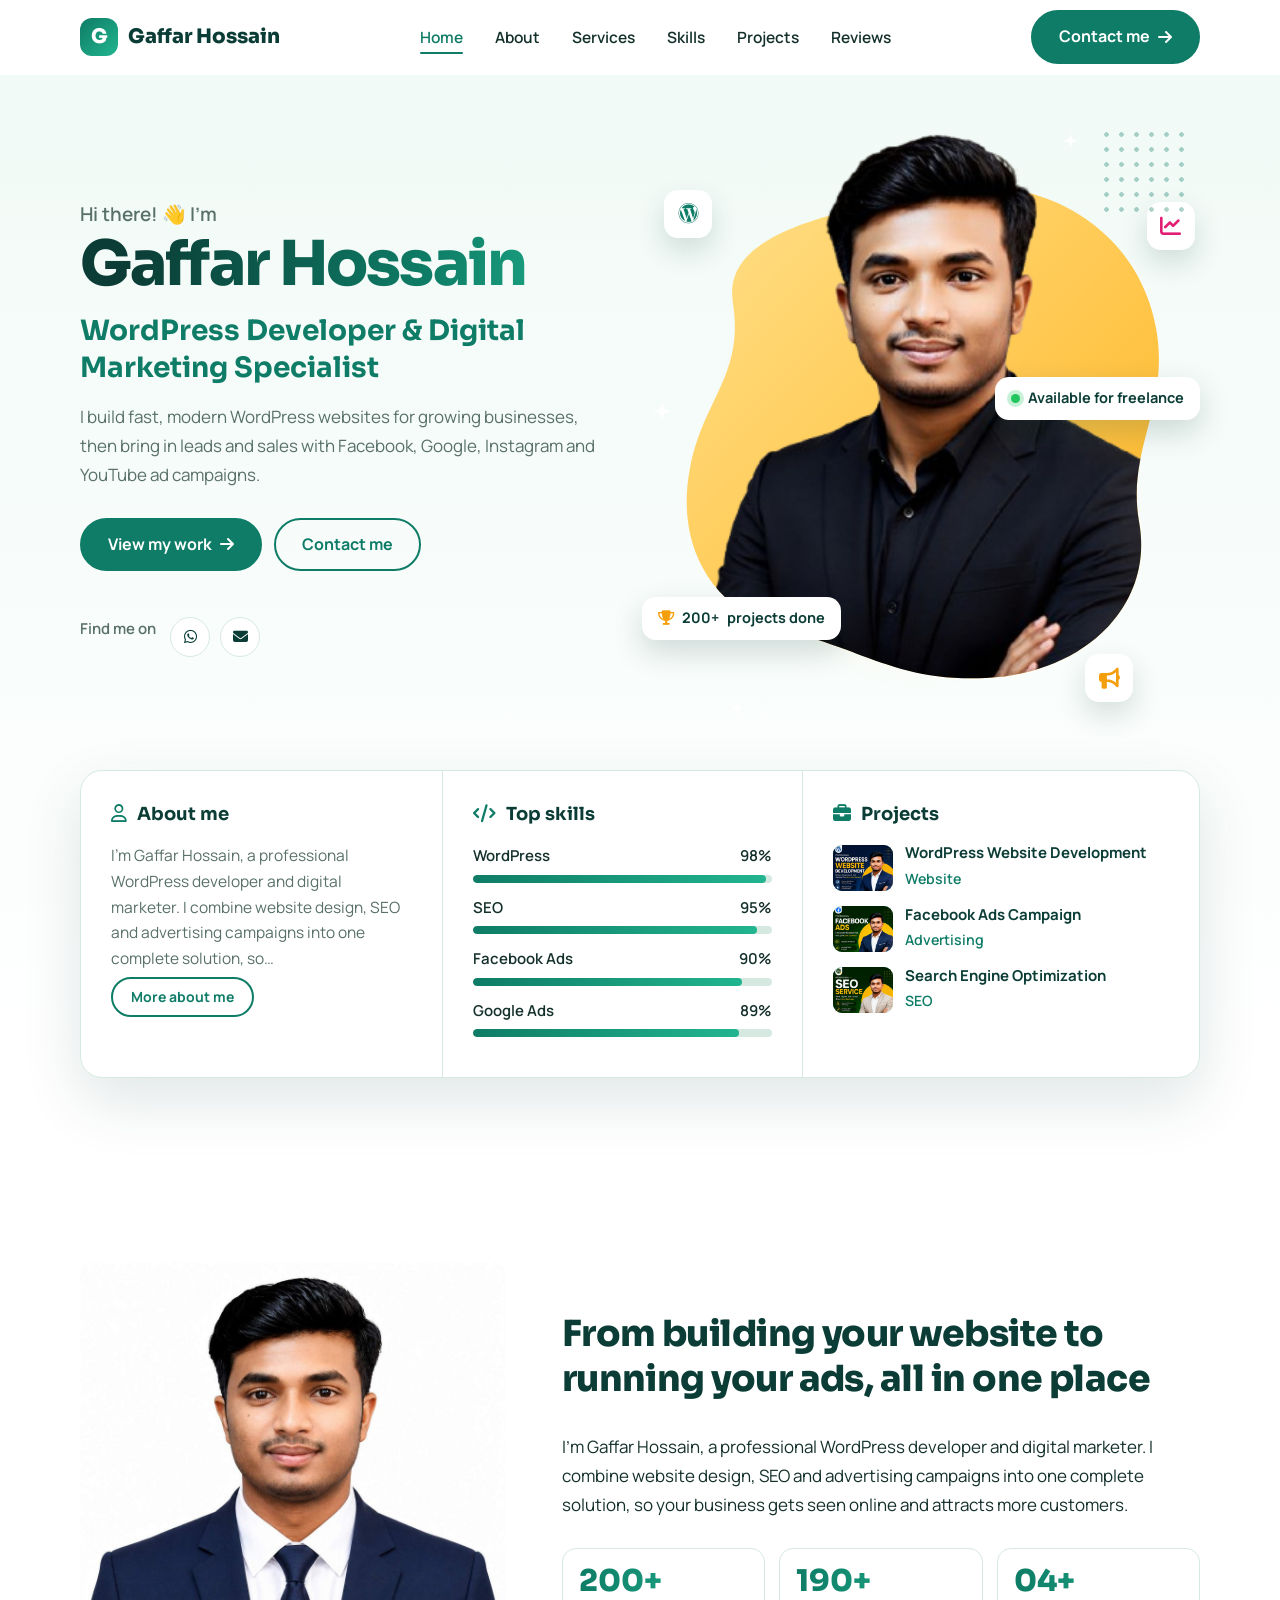
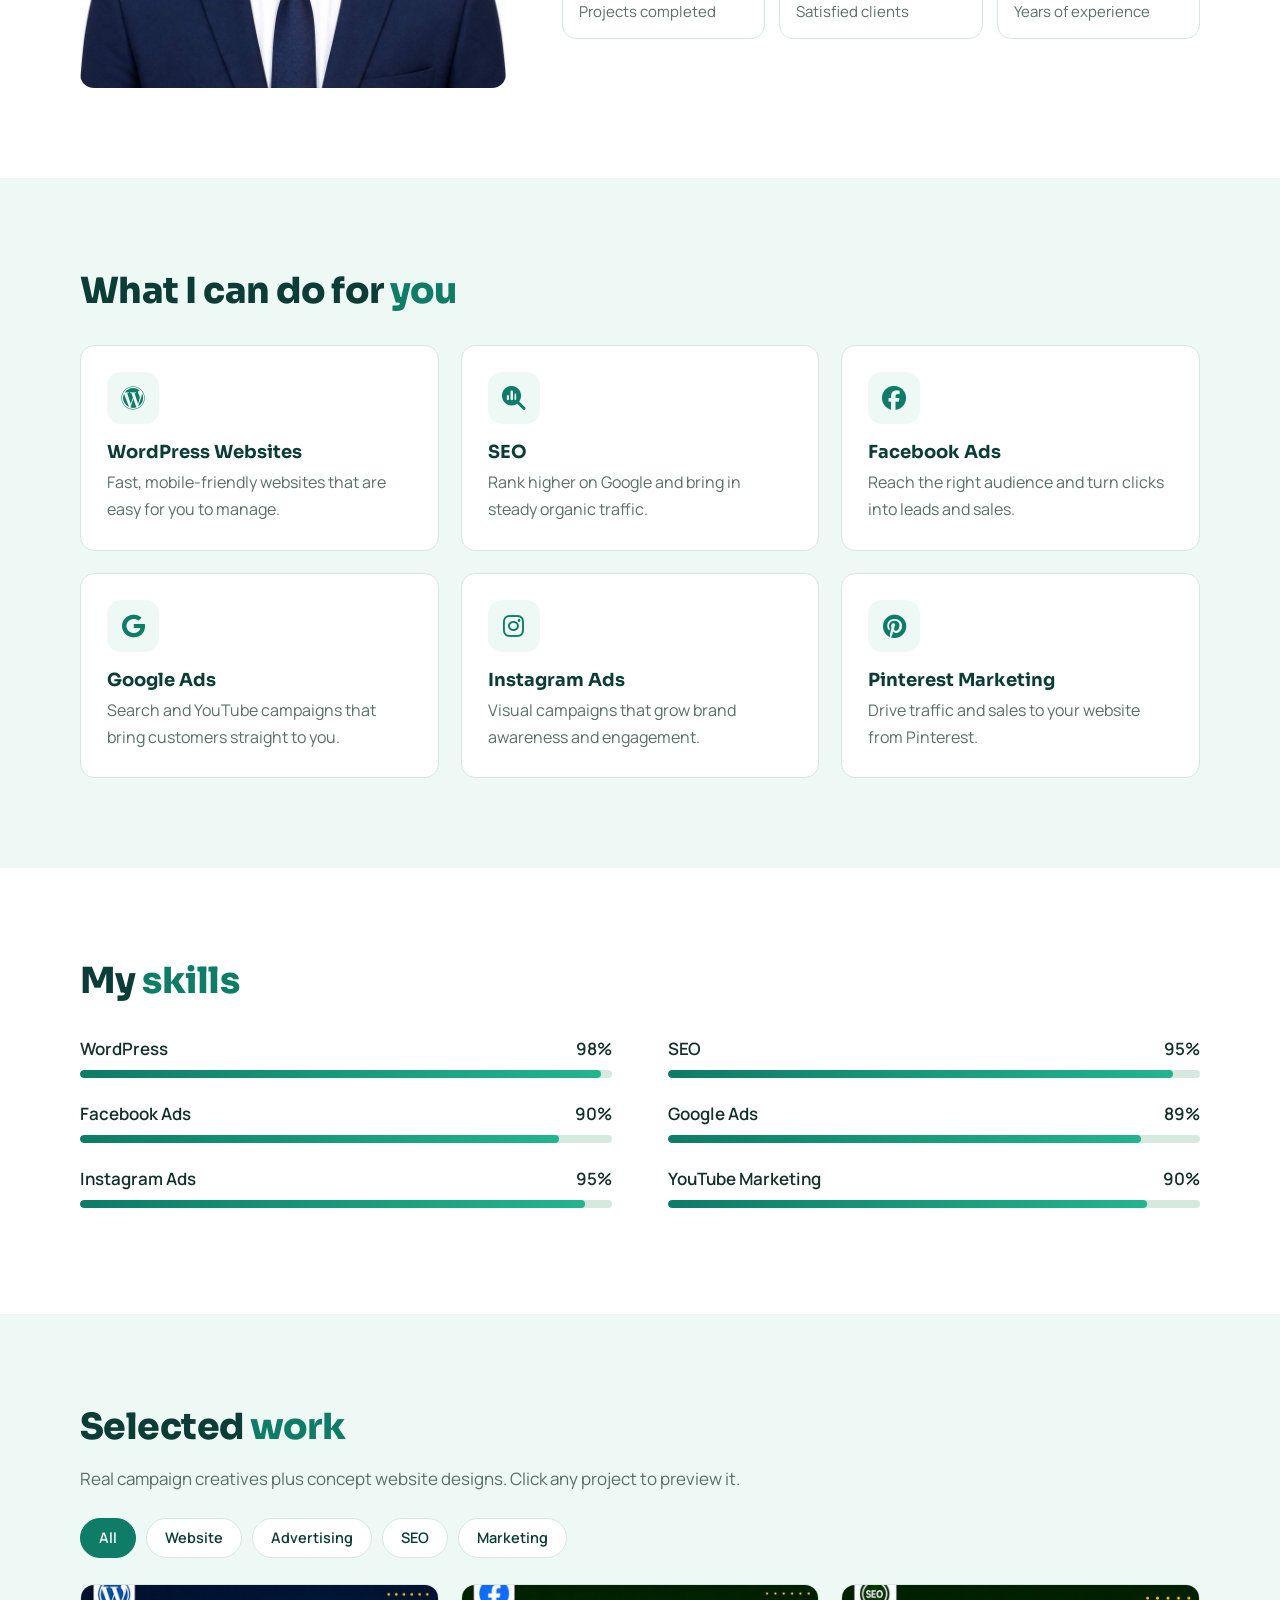
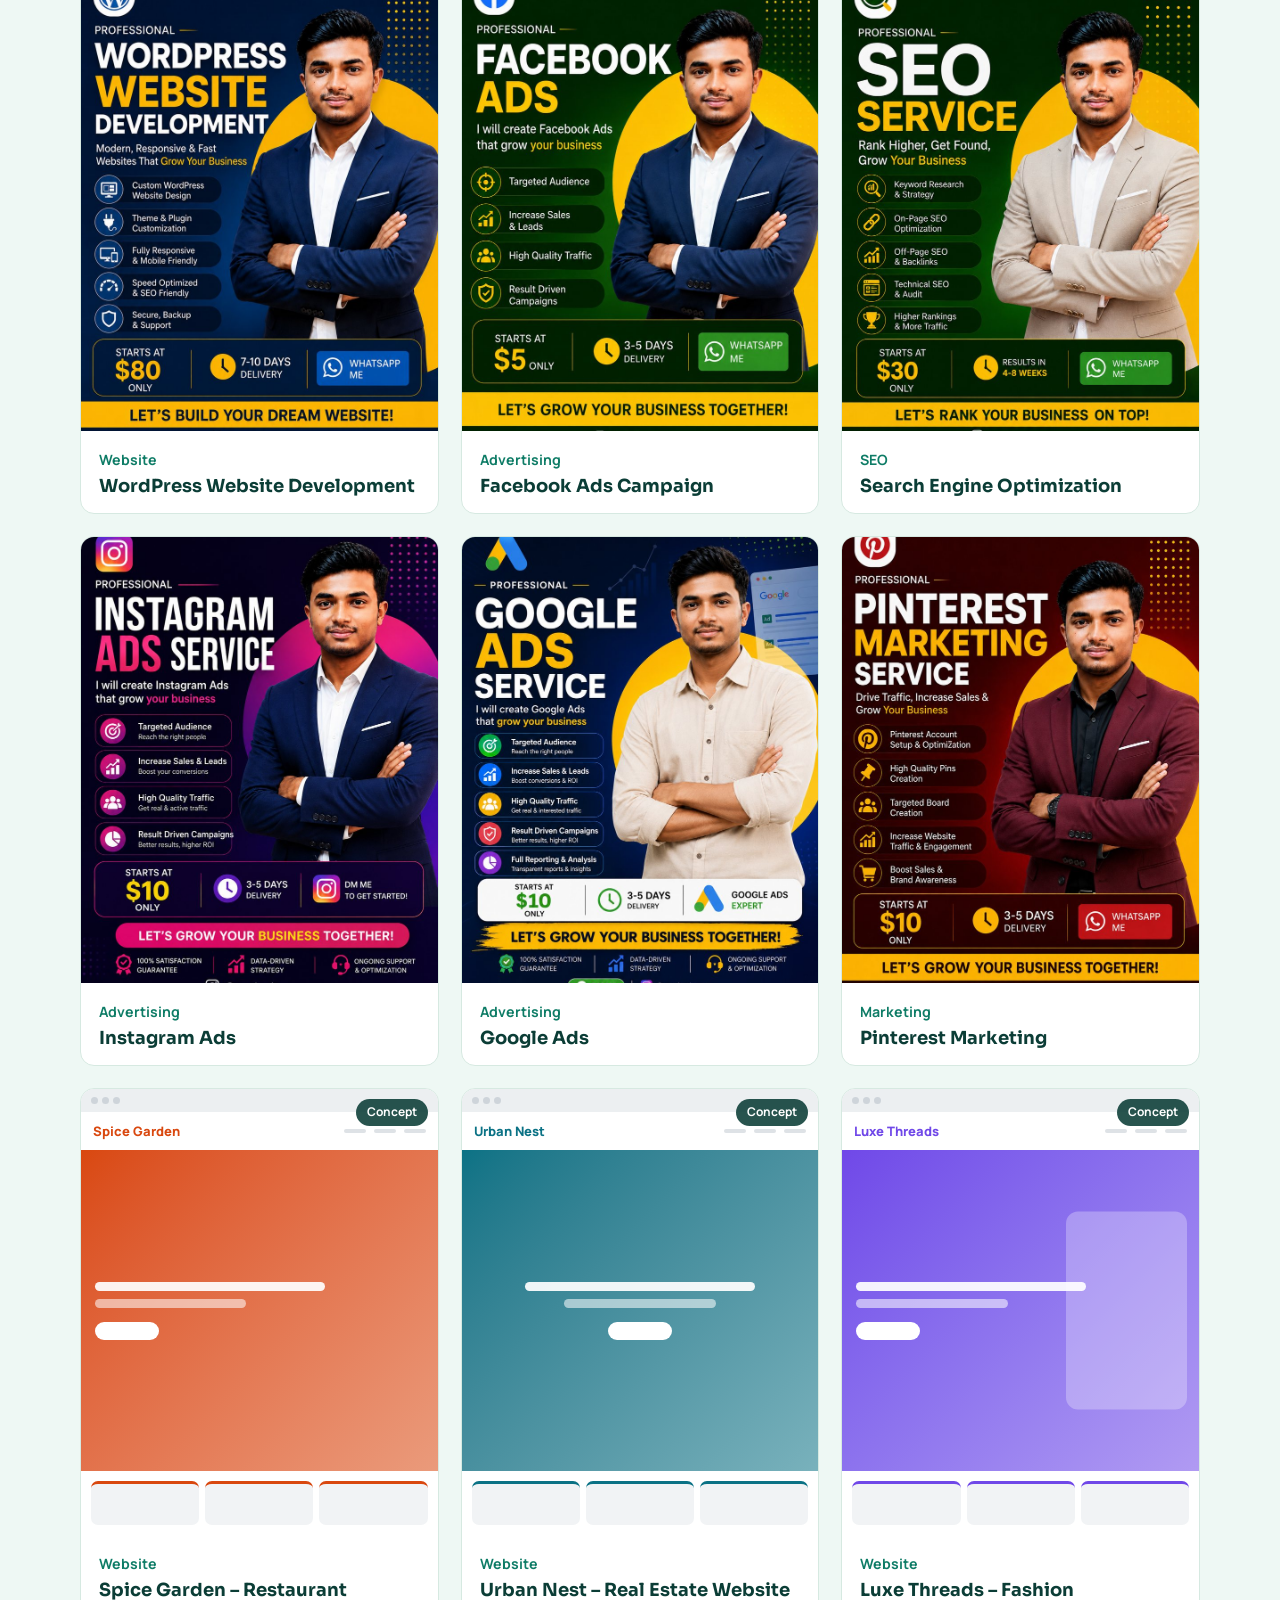
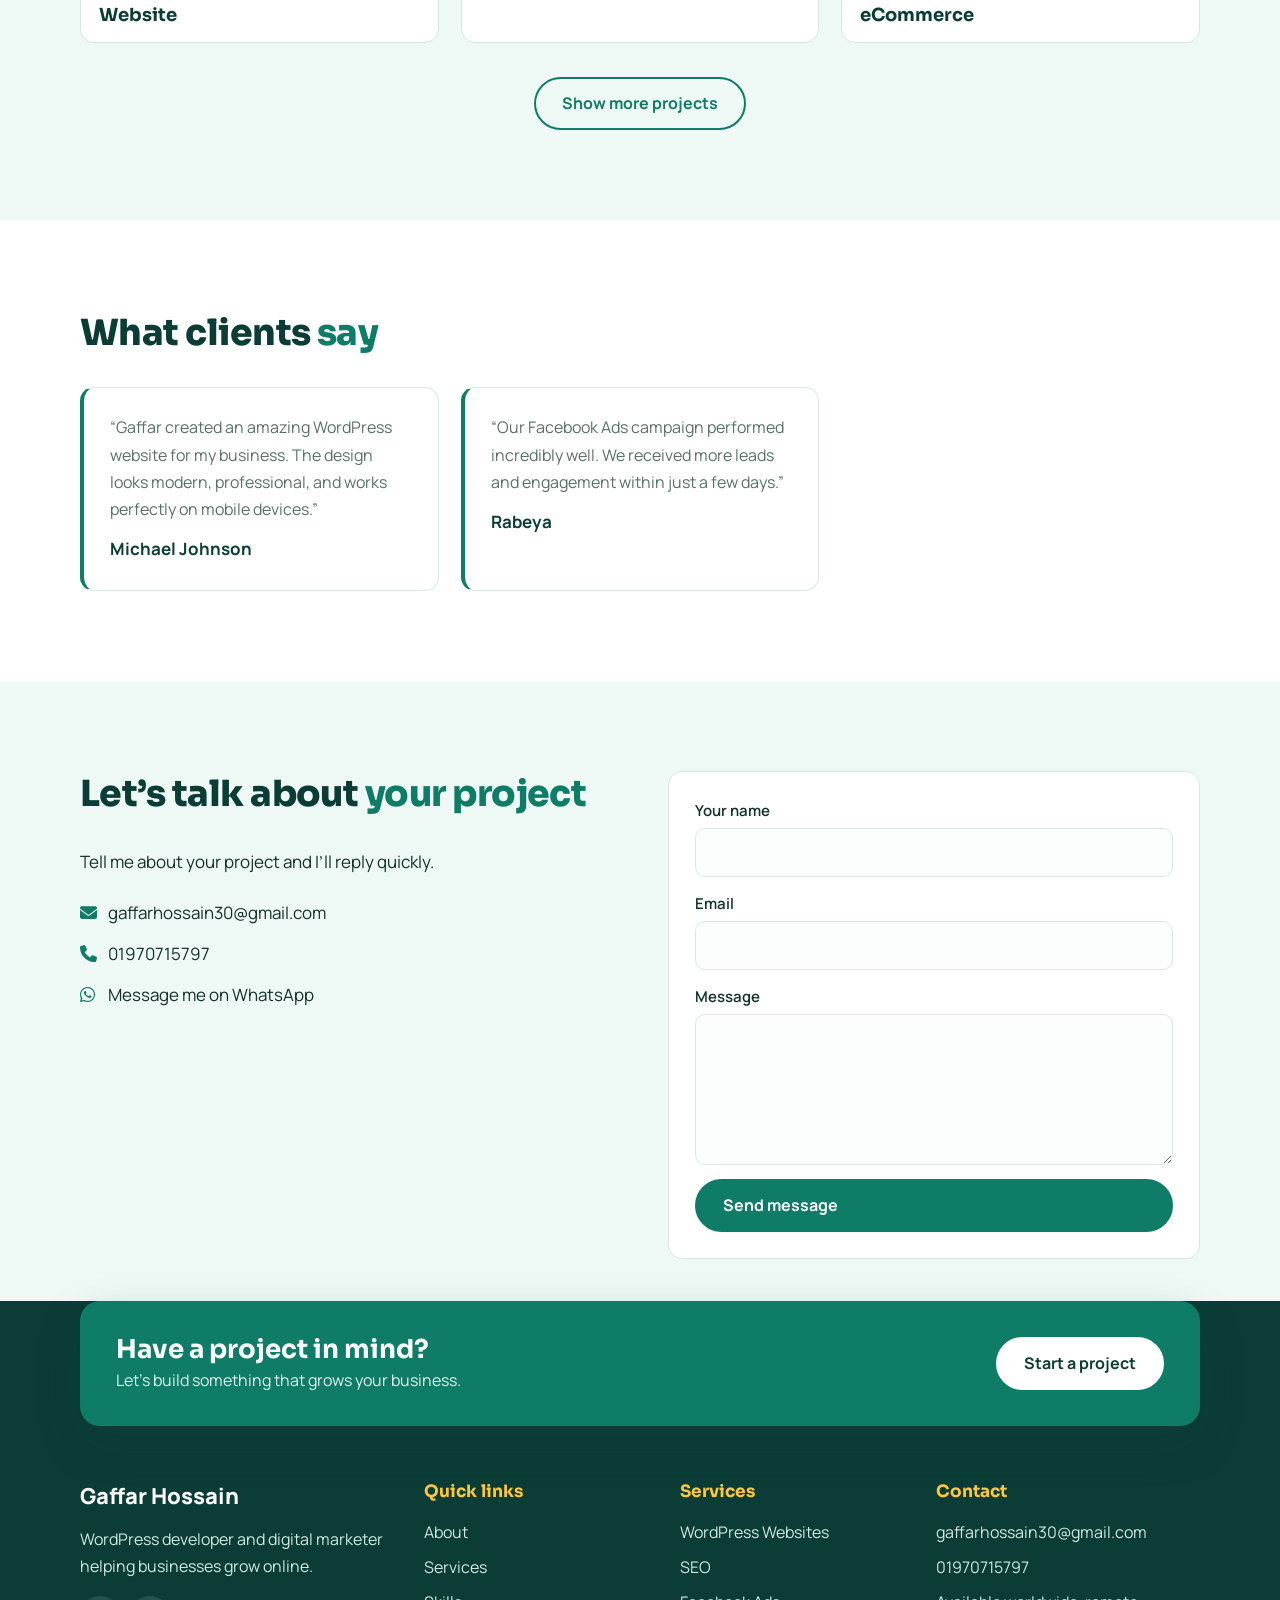
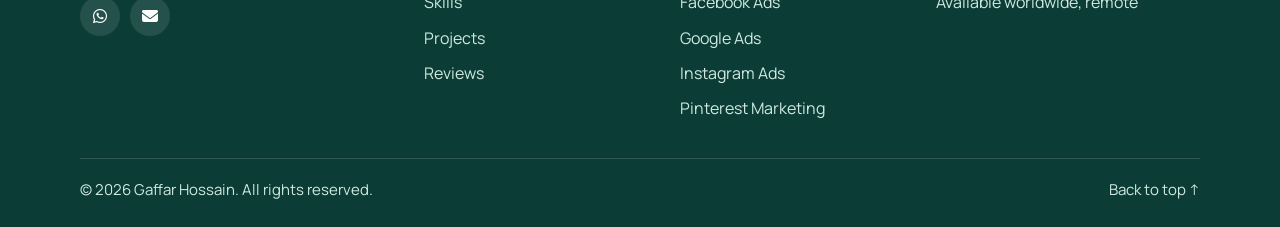
<file: index.html>
<!DOCTYPE html>
<html lang="en"><head><meta charset="UTF-8"><meta name="viewport" content="width=device-width,initial-scale=1">
<title>Gaffar Hossain | WordPress Developer & Digital Marketer</title>
<meta name="description" content="WordPress website development, SEO and digital marketing services by Gaffar Hossain">
<link rel="icon" href="assets/favicon.png">
<link href="https://fonts.googleapis.com/css2?family=Manrope:wght@400;500;600;700&family=Sora:wght@600;700;800&display=swap" rel="stylesheet">
<link rel="stylesheet" href="https://cdnjs.cloudflare.com/ajax/libs/font-awesome/6.5.1/css/all.min.css">
<link rel="stylesheet" href="style.css">
<script>document.documentElement.className='js'</script>
<script src="https://identity.netlify.com/v1/netlify-identity-widget.js"></script>
</head><body>
<header id="hd"><div class="w nav">
<a href="#home" class="brand"><span class="mark">G</span><span id="logo">Gaffar Hossain</span></a>
<nav id="nav" aria-label="Main"><ul>
<li><a href="#home" class="on">Home</a></li><li><a href="#about">About</a></li><li><a href="#services">Services</a></li><li><a href="#skills">Skills</a></li><li><a href="#projects">Projects</a></li><li><a href="#reviews">Reviews</a></li></ul></nav>
<a class="btn hcta" href="#contact">Contact me <i class="fa-solid fa-arrow-right"></i></a>
<button class="burger" id="burger" aria-label="Open menu" aria-expanded="false"><span></span><span></span><span></span></button>
</div></header>
<main>
<section class="hero" id="home"><div class="w hero-g">
<div class="hero-t"><p class="hi">Hi there! <span class="wave">👋</span> I’m</p><h1 id="name"></h1><h2 id="role"></h2><p class="lead" id="intro"></p>
<div class="cta"><a class="btn" href="#projects">View my work <i class="fa-solid fa-arrow-right"></i></a><a class="btn o" href="#contact">Contact me</a></div>
<div class="find"><span>Find me on</span><div class="soc lt" id="heroSoc"></div></div></div>
<div class="hero-v"><span class="glow"></span>
<svg class="art" viewBox="0 0 500 560" role="img" aria-label="Gaffar Hossain"><defs><linearGradient id="gb" x1="0" y1="0" x2="1" y2="1"><stop offset="0" stop-color="#ffe08a"/><stop offset="1" stop-color="#ffb41f"/></linearGradient><clipPath id="cp"><path d="M262 62C360 40 452 96 468 190C480 262 440 300 452 368C466 446 400 508 310 512C232 516 196 486 130 470C58 452 22 392 36 318C48 254 86 232 76 166C66 104 150 84 262 62Z"/><rect x="0" y="0" width="500" height="175"/></clipPath></defs>
<g class="fl"><path d="M262 62C360 40 452 96 468 190C480 262 440 300 452 368C466 446 400 508 310 512C232 516 196 486 130 470C58 452 22 392 36 318C48 254 86 232 76 166C66 104 150 84 262 62Z" fill="url(#gb)"/><image id="heroImg" x="18" y="8" width="464" height="552" preserveAspectRatio="xMidYMax meet" clip-path="url(#cp)"/></g></svg>
<span class="chip c1"><i class="dot"></i>Available for freelance</span><span class="chip c2"><i class="fa-solid fa-trophy"></i><b id="chipNum"></b> projects done</span>
<span class="fi f1"><i class="fa-brands fa-wordpress"></i></span><span class="fi f2"><i class="fa-solid fa-chart-line"></i></span><span class="fi f3"><i class="fa-solid fa-bullhorn"></i></span>
<span class="sp s1"></span><span class="sp s2"></span><span class="sp s3"></span><span class="dots"></span></div></div>
<div class="w"><div class="glance">
<div><h4><i class="fa-regular fa-user"></i>About me</h4><p id="hAbout"></p><a class="btn o sm" href="#about">More about me</a></div>
<div><h4><i class="fa-solid fa-code"></i>Top skills</h4><div id="hSkills"></div></div>
<div><h4><i class="fa-solid fa-briefcase"></i>Projects</h4><div id="hProjects"></div></div></div></div></section>

<section id="about"><div class="w about"><img class="reveal" id="aboutImg" alt="Gaffar Hossain, WordPress developer">
<div><h3 class="t" id="aboutTitle"></h3><p id="aboutText"></p><div class="stats" id="stats"></div></div></div></section>

<section class="alt" id="services"><div class="w"><h3 class="t reveal">What I can do for <em>you</em></h3><div class="grid" id="serviceList"></div></div></section>

<section id="skills"><div class="w"><h3 class="t reveal">My <em>skills</em></h3><div class="skills" id="skillList"></div></div></section>

<section class="alt" id="projects"><div class="w"><h3 class="t reveal">Selected <em>work</em></h3><p class="sub">Real campaign creatives plus concept website designs. Click any project to preview it.</p><div class="filters" id="filters"></div><div class="grid pg" id="projectList"></div><button class="btn o more" id="more" hidden>Show more projects</button></div></section>

<section id="reviews"><div class="w"><h3 class="t reveal">What clients <em>say</em></h3><div class="grid" id="reviewList"></div></div></section>

<section class="alt" id="contact"><div class="w contact">
<div><h3 class="t reveal">Let’s talk about <em>your project</em></h3><p>Tell me about your project and I’ll reply quickly.</p>
<ul class="info"><li><i class="fa-solid fa-envelope"></i><a id="mail"></a></li><li><i class="fa-solid fa-phone"></i><a id="tel"></a></li><li><i class="fa-brands fa-whatsapp"></i><a id="wa" target="_blank" rel="noopener">Message me on WhatsApp</a></li></ul></div>
<form class="reveal" name="contact" method="POST" data-netlify="true" netlify-honeypot="bot">
<input type="hidden" name="form-name" value="contact"><p hidden><label>Leave this empty <input name="bot"></label></p>
<label>Your name<input name="name" required></label>
<label>Email<input type="email" name="email" required></label>
<label>Message<textarea name="message" rows="5" required></textarea></label>
<button class="btn" type="submit">Send message</button></form></div></section>
</main>
<dialog id="pm" aria-label="Project preview"><div class="pmh"><div><small id="pmTag"></small><h3 id="pmTitle"></h3></div><button id="pmX" aria-label="Close"><i class="fa-solid fa-xmark"></i></button></div><div class="pmb" id="pmBody"></div><div class="pmf"><p id="pmNote"></p><a class="btn" id="pmCta" href="#contact">Request a similar website</a></div></dialog>
<footer><div class="w">
<div class="fcta"><div><h3>Have a project in mind?</h3><p>Let’s build something that grows your business.</p></div><a class="btn light" href="#contact">Start a project</a></div>
<div class="fcols">
<div><a class="logo" href="#home" id="flogo">Gaffar Hossain</a><p>WordPress developer and digital marketer helping businesses grow online.</p><div class="soc" id="soc"></div></div>
<div><h5>Quick links</h5><ul><li><a href="#about">About</a></li><li><a href="#services">Services</a></li><li><a href="#skills">Skills</a></li><li><a href="#projects">Projects</a></li><li><a href="#reviews">Reviews</a></li></ul></div>
<div><h5>Services</h5><ul id="fServices"></ul></div>
<div><h5>Contact</h5><ul><li><a id="fmail"></a></li><li><a id="ftel"></a></li><li>Available worldwide, remote</li></ul></div>
</div>
<div class="fbar"><span id="foot"></span><a href="#home">Back to top ↑</a></div></div></footer>
<script type="application/json" id="seed">{"name": "Gaffar Hossain", "role": "WordPress Developer & Digital Marketing Specialist", "intro": "I build fast, modern WordPress websites for growing businesses, then bring in leads and sales with Facebook, Google, Instagram and YouTube ad campaigns.", "hero_image": "assets/hero.png", "about_title": "From building your website to running your ads, all in one place", "about_text": "I’m Gaffar Hossain, a professional WordPress developer and digital marketer. I combine website design, SEO and advertising campaigns into one complete solution, so your business gets seen online and attracts more customers.", "about_image": "assets/about.jpg", "stats": [{"number": "200+", "label": "Projects completed"}, {"number": "190+", "label": "Satisfied clients"}, {"number": "04+", "label": "Years of experience"}], "services": [{"icon": "fa-brands fa-wordpress", "title": "WordPress Websites", "text": "Fast, mobile-friendly websites that are easy for you to manage."}, {"icon": "fa-solid fa-magnifying-glass-chart", "title": "SEO", "text": "Rank higher on Google and bring in steady organic traffic."}, {"icon": "fa-brands fa-facebook", "title": "Facebook Ads", "text": "Reach the right audience and turn clicks into leads and sales."}, {"icon": "fa-brands fa-google", "title": "Google Ads", "text": "Search and YouTube campaigns that bring customers straight to you."}, {"icon": "fa-brands fa-instagram", "title": "Instagram Ads", "text": "Visual campaigns that grow brand awareness and engagement."}, {"icon": "fa-brands fa-pinterest", "title": "Pinterest Marketing", "text": "Drive traffic and sales to your website from Pinterest."}], "skills": [{"name": "WordPress", "level": 99}, {"name": "SEO", "level": 95}, {"name": "Facebook Ads", "level": 90}, {"name": "Google Ads", "level": 89}, {"name": "Instagram Ads", "level": 95}, {"name": "YouTube Marketing", "level": 90}], "projects": [{"title": "WordPress Website Development", "tag": "Website", "image": "assets/projects/wordpress.jpg", "demo": false, "color": "", "link": ""}, {"title": "Facebook Ads Campaign", "tag": "Advertising", "image": "assets/projects/facebook.jpg", "demo": false, "color": "", "link": ""}, {"title": "Search Engine Optimization", "tag": "SEO", "image": "assets/projects/seo.jpg", "demo": false, "color": "", "link": ""}, {"title": "Instagram Ads", "tag": "Advertising", "image": "assets/projects/instagram.jpg", "demo": false, "color": "", "link": ""}, {"title": "Google Ads", "tag": "Advertising", "image": "assets/projects/google.jpg", "demo": false, "color": "", "link": ""}, {"title": "Pinterest Marketing", "tag": "Marketing", "image": "assets/projects/pinterest.jpg", "demo": false, "color": "", "link": ""}, {"title": "Spice Garden – Restaurant Website", "tag": "Website", "image": "", "demo": true, "color": "#d9480f", "headline": "Authentic flavours, served fresh.", "sub": "Book a table or order online in seconds.", "features": ["Online ordering", "Table booking", "Chef specials"], "link": ""}, {"title": "Urban Nest – Real Estate Website", "tag": "Website", "image": "", "demo": true, "color": "#0b7285", "headline": "Find a home you’ll love.", "sub": "Browse verified listings with virtual tours.", "features": ["Smart search", "Virtual tours", "Agent chat"], "link": ""}, {"title": "Luxe Threads – Fashion eCommerce", "tag": "Website", "image": "", "demo": true, "color": "#7048e8", "headline": "Style that moves with you.", "sub": "The new season collection, delivered to your door.", "features": ["New arrivals", "Easy returns", "Secure checkout"], "link": ""}, {"title": "IronFit – Gym & Fitness Website", "tag": "Website", "image": "", "demo": true, "color": "#c92a2a", "headline": "Build strength. Build habits.", "sub": "Classes, coaches and plans that fit your week.", "features": ["Group classes", "Personal coaching", "Member app"], "link": ""}, {"title": "BrightSmile – Dental Clinic Website", "tag": "Website", "image": "", "demo": true, "color": "#1098ad", "headline": "Healthy smiles start here.", "sub": "Book a check-up with our friendly dental team.", "features": ["Online booking", "Teeth whitening", "Family care"], "link": ""}, {"title": "Wanderlust – Travel Agency Website", "tag": "Website", "image": "", "demo": true, "color": "#1c7ed6", "headline": "Your next adventure awaits.", "sub": "Handpicked tours and flexible travel packages.", "features": ["Curated tours", "Flexible dates", "24/7 support"], "link": ""}, {"title": "Justice & Co. – Law Firm Website", "tag": "Website", "image": "", "demo": true, "color": "#1d3557", "headline": "Trusted counsel, clear results.", "sub": "Experienced advocates for people and businesses.", "features": ["Free consultation", "Corporate law", "Family law"], "link": ""}, {"title": "EduPath – Online Course Platform", "tag": "Website", "image": "", "demo": true, "color": "#2f9e44", "headline": "Learn skills that matter.", "sub": "Self-paced courses with mentors and certificates.", "features": ["Video lessons", "Live mentors", "Certificates"], "link": ""}, {"title": "Lens & Light – Photography Portfolio", "tag": "Website", "image": "", "demo": true, "color": "#343a40", "headline": "Moments, beautifully told.", "sub": "Portraits, weddings and brand photography.", "features": ["Portraits", "Weddings", "Brand shoots"], "link": ""}, {"title": "CoinVault – Crypto Landing Page", "tag": "Website", "image": "", "demo": true, "color": "#f08c00", "headline": "Trade with confidence.", "sub": "A secure wallet with live prices and low fees.", "features": ["Secure wallet", "Live prices", "Low fees"], "link": ""}, {"title": "CloudSuite – SaaS Landing Page", "tag": "Website", "image": "", "demo": true, "color": "#5f3dc4", "headline": "Run your team in one place.", "sub": "Projects, docs and chat that sync in real time.", "features": ["Task boards", "Team chat", "Analytics"], "link": ""}, {"title": "Haven – Interior Design Website", "tag": "Website", "image": "", "demo": true, "color": "#a8763e", "headline": "Interiors that feel like home.", "sub": "Design consultations from concept to delivery.", "features": ["3D concepts", "Material sourcing", "Full installation"], "link": ""}], "reviews": [{"name": "Michael Johnson", "text": "Gaffar created an amazing WordPress website for my business. The design looks modern, professional, and works perfectly on mobile devices."}, {"name": "Rabeya", "text": "Our Facebook Ads campaign performed incredibly well. We received more leads and engagement within just a few days."}], "email": "gaffarhossain30@gmail.com", "phone": "01970715797", "facebook": "", "linkedin": ""}</script>
<script src="script.js"></script>
</body></html>
</file>
<file: style.css>
*{box-sizing:border-box;margin:0}
:root{--g:#0e7c66;--gd:#0b3d36;--mint:#eef8f4;--line:#d6e9e1;--ink:#14302b;--mut:#587068;--r:14px;--amb:#ffc83d}
html{scroll-behavior:smooth;scroll-padding-top:80px}
body{font:400 17px/1.7 'Manrope',sans-serif;color:var(--ink);background:#fff;overflow-x:hidden}
img{max-width:100%;display:block}a{color:inherit;text-decoration:none}ul{list-style:none;padding:0}
.w{width:min(1120px,92%);margin:auto}
h1,h2,h3,h4,h5,.brand,.stats b,.mark{font-family:'Sora','Manrope',sans-serif}
.t em{font-style:normal;color:var(--g)}
.stats b{background:linear-gradient(90deg,var(--g),#22b58f);-webkit-background-clip:text;background-clip:text;color:transparent}
a:focus-visible,input:focus-visible,textarea:focus-visible,button:focus-visible{outline:3px solid #7fd4bf;outline-offset:2px}
header{position:sticky;top:0;z-index:50;background:rgba(255,255,255,.85);backdrop-filter:blur(12px);border-bottom:1px solid transparent;transition:box-shadow .3s,border-color .3s}
header.sc{border-color:var(--line);box-shadow:0 8px 30px rgba(11,61,54,.08)}
.nav{display:flex;align-items:center;justify-content:space-between;gap:20px;height:74px;transition:height .3s}.sc .nav{height:62px}
.brand{display:flex;align-items:center;gap:10px;font-weight:800;font-size:20px;color:var(--gd)}
.mark{width:38px;height:38px;border-radius:12px;background:linear-gradient(135deg,var(--g),#22b58f);color:#fff;display:grid;place-items:center;font-weight:800}
nav ul{display:flex;gap:32px}nav a{position:relative;font-weight:600;font-size:15.5px;padding:6px 0}
nav a::after{content:"";position:absolute;left:0;right:0;bottom:0;height:2px;border-radius:2px;background:var(--g);transform:scaleX(0);transition:transform .25s}
nav a.on,nav a:hover{color:var(--g)}nav a.on::after,nav a:hover::after{transform:scaleX(1)}
.btn{display:inline-flex;align-items:center;gap:8px;padding:11px 26px;border-radius:999px;font:inherit;font-weight:700;font-size:16px;border:2px solid var(--g);background:var(--g);color:#fff;cursor:pointer;transition:background .25s,color .25s,transform .25s,box-shadow .25s}
.btn:hover{background:var(--gd);border-color:var(--gd);color:#fff;box-shadow:0 10px 24px rgba(11,61,54,.25)}.btn i{transition:transform .25s}.btn:hover i{transform:translateX(4px)}
.btn.o{background:transparent;color:var(--g)}.btn.o:hover{background:var(--g);border-color:var(--g);color:#fff}.btn.sm{padding:6px 18px;font-size:14px;margin-top:6px}
.btn.light{background:#fff;color:var(--gd);border-color:#fff}.btn.light:hover{background:var(--mint);color:var(--gd);border-color:var(--mint)}
.burger{display:none;width:42px;height:42px;border:1px solid var(--line);border-radius:12px;background:#fff;cursor:pointer;padding:0 11px;flex-direction:column;justify-content:center;gap:5px}
.burger span{height:2px;background:var(--gd);border-radius:2px;transition:transform .25s,opacity .25s}
.open .burger span:nth-child(1){transform:translateY(7px) rotate(45deg)}.open .burger span:nth-child(2){opacity:0}.open .burger span:nth-child(3){transform:translateY(-7px) rotate(-45deg)}
.hero{background:linear-gradient(180deg,#f1faf6,#fff);padding-top:40px;overflow-x:clip}
.hero-g{display:grid;grid-template-columns:1fr 1.05fr;align-items:center;gap:30px}
.hi{font-size:19px;font-weight:600;color:var(--mut)}
.hero h1{font-size:clamp(38px,5.2vw,62px);line-height:1.12;letter-spacing:-.03em;font-weight:800;background:linear-gradient(95deg,var(--gd) 10%,var(--g) 65%,#22b58f);-webkit-background-clip:text;background-clip:text;color:transparent;padding-bottom:4px}
.hero h2{font-size:clamp(20px,2.6vw,28px);color:var(--g);margin:8px 0 16px;font-weight:700;line-height:1.35}
.lead{max-width:34em;color:var(--mut)}.cta{display:flex;gap:12px;margin-top:28px;flex-wrap:wrap}
.find{display:flex;align-items:center;gap:14px;margin-top:30px;font-weight:600;font-size:15px;color:var(--mut)}
.soc{display:flex;gap:10px}.soc a{width:40px;height:40px;border-radius:50%;background:rgba(255,255,255,.1);display:grid;place-items:center;color:#fff;transition:transform .25s,background .25s}.soc a:hover{background:var(--g);transform:translateY(-3px)}
.soc.lt a{background:#fff;color:var(--gd);border:1px solid var(--line)}.soc.lt a:hover{background:var(--g);color:#fff}
.hero-v{position:relative;padding:10px 0}
.art{display:block;width:min(540px,100%);margin-inline:auto;overflow:visible;position:relative}
.glow{position:absolute;inset:14% 12% 8%;border-radius:45%;background:radial-gradient(closest-side,rgba(255,200,61,.45),transparent);opacity:.6}
.fi{position:absolute;width:48px;height:48px;border-radius:14px;background:#fff;box-shadow:0 12px 28px rgba(11,61,54,.16);display:grid;place-items:center;font-size:21px;color:var(--g)}
.f1{left:4%;top:12%}.f2{right:1%;top:14%;color:#e11d74}.f3{right:12%;bottom:6%;color:#f59e0b}
.sp{position:absolute;width:18px;height:18px;background:var(--amb);clip-path:polygon(50% 0,62% 38%,100% 50%,62% 62%,50% 100%,38% 62%,0 50%,38% 38%)}
.s1{left:2%;top:46%}.s2{right:22%;top:3%;width:14px;height:14px;background:var(--g)}.s3{left:16%;bottom:4%;width:12px;height:12px}
.chip{position:absolute;display:flex;align-items:center;gap:8px;background:#fff;padding:9px 16px;border-radius:14px;box-shadow:0 12px 30px rgba(11,61,54,.18);font-weight:700;font-size:14.5px;color:var(--gd)}
.c1{right:0;top:42%}.c2{left:0;bottom:16%}.c2 i,.c2 svg{color:#f59e0b}.dot{width:9px;height:9px;border-radius:50%;background:#22c55e;box-shadow:0 0 0 4px rgba(34,197,94,.25)}
.dots{position:absolute;right:2%;top:2%;width:90px;height:90px;background:radial-gradient(var(--g) 2px,transparent 2.5px) 0 0/15px 15px;opacity:.35}
.glance{display:grid;grid-template-columns:1fr 1fr 1.1fr;background:#fff;border:1px solid var(--line);border-radius:22px;box-shadow:0 24px 60px rgba(11,61,54,.12);margin:30px 0 -76px;position:relative;z-index:2}
.glance>div{padding:28px 30px}.glance>div+div{border-left:1px solid var(--line)}
.glance h4{display:flex;align-items:center;gap:10px;color:var(--gd);font-size:18px;margin-bottom:14px}.glance h4 i{color:var(--g)}
.glance p{color:var(--mut);font-size:15.5px;line-height:1.65}
.mi{margin-bottom:12px;font-weight:600;font-size:15px}.mi div{display:flex;justify-content:space-between}
.hp{display:flex;align-items:center;gap:12px;margin-bottom:12px}.hp .th{width:60px;height:46px;border-radius:9px;overflow:hidden;background:linear-gradient(135deg,var(--g),#9be0cd);flex:none}.hp img{width:100%;height:100%;object-fit:cover;object-position:top}
.hp b{display:block;font-size:15px;line-height:1.35;color:var(--gd)}.hp small{color:var(--g);font-weight:600}
section{padding:90px 0}.alt{background:var(--mint)}#about{padding-top:170px}
.t{font-size:clamp(26px,3.6vw,36px);color:var(--gd);line-height:1.25;margin-bottom:32px;font-weight:800;letter-spacing:-.015em}
.about{display:grid;grid-template-columns:.8fr 1.2fr;gap:56px;align-items:center}
.about img{border-radius:var(--r);aspect-ratio:1;object-fit:cover;object-position:top;width:100%}
.stats{display:grid;grid-template-columns:repeat(3,1fr);gap:14px;margin-top:28px}
.stats div{border:1px solid var(--line);border-radius:var(--r);padding:14px 16px;background:#fff;font-size:15px;color:var(--mut)}
.stats b{display:block;font-size:30px;line-height:1.2;font-weight:800}
.grid{display:grid;grid-template-columns:repeat(auto-fill,minmax(270px,1fr));gap:22px}
.card{background:#fff;border:1px solid var(--line);border-radius:var(--r);padding:26px;transition:transform .3s,box-shadow .3s}
.card:hover,.pj:hover{transform:translateY(-6px);box-shadow:0 18px 40px rgba(11,61,54,.12)}
.ic{width:52px;height:52px;border-radius:14px;background:var(--mint);display:grid;place-items:center;font-size:24px;color:var(--g);margin-bottom:16px;transition:background .3s,color .3s}
.card:hover .ic{background:var(--g);color:#fff}
.card h4{font-size:18px;color:var(--gd);line-height:1.4;margin-bottom:4px}.card p{color:var(--mut);font-size:16px}
.skills{display:grid;grid-template-columns:1fr 1fr;gap:6px 56px}.sk{margin-bottom:16px}.sk div{display:flex;justify-content:space-between;font-weight:600}
.bar{height:8px;background:var(--line);border-radius:9px;overflow:hidden;margin-top:6px}
.bar span{display:block;height:100%;background:linear-gradient(90deg,var(--g),#22b58f);border-radius:9px;transform-origin:left}
.pj{cursor:pointer;border-radius:var(--r);overflow:hidden;border:1px solid var(--line);background:#fff;transition:transform .3s,box-shadow .3s}
.pj .im{position:relative;aspect-ratio:4/5;overflow:hidden;background:linear-gradient(135deg,#0e7c66,#9be0cd)}.pj img{width:100%;height:100%;object-fit:cover;transition:transform .6s}.pj:hover img{transform:scale(1.05)}
.pj .b{padding:14px 18px}.pj small{color:var(--g);font-weight:700}.pj h4{font-size:18px;line-height:1.4;color:var(--gd)}
.sub{color:var(--mut);margin:-16px 0 24px;max-width:42em}
.filters{display:flex;gap:10px;flex-wrap:wrap;margin-bottom:26px}.filters button{font:inherit;font-weight:600;font-size:14.5px;padding:7px 18px;border-radius:999px;border:1px solid var(--line);background:#fff;color:var(--gd);cursor:pointer;transition:background .2s,color .2s,border-color .2s}
.filters .on,.filters button:hover{background:var(--g);color:#fff;border-color:var(--g)}.more{display:flex;margin:34px auto 0}
.demo{position:absolute;top:10px;right:10px;z-index:2;background:rgba(11,61,54,.88);color:#fff;font-size:12px;font-weight:700;padding:3px 11px;border-radius:999px}
.mk{position:absolute;inset:0;display:flex;flex-direction:column;background:#f8f9fa;font-size:11px}
.mb{display:flex;gap:4px;padding:8px 10px;background:#eceff1}.mb i{width:7px;height:7px;border-radius:50%;background:#ced4da}
.mn{display:flex;align-items:center;gap:8px;padding:8px 12px;background:#fff}.mn b{margin-right:auto;color:var(--c);font-size:13px;font-weight:800}.mn span{width:22px;height:4px;border-radius:3px;background:#dee2e6}
.mh{flex:1;position:relative;padding:18px 14px;background:linear-gradient(135deg,var(--c),color-mix(in srgb,var(--c) 55%,#fff));display:flex;flex-direction:column;gap:8px;justify-content:center}
.mh u{display:block;height:9px;border-radius:5px;background:rgba(255,255,255,.92);width:70%}.mh u+u{width:46%;opacity:.6}.mh em{width:64px;height:18px;border-radius:9px;background:#fff;margin-top:6px}
.l1 .mh{align-items:center}.l1 .mh u{margin-inline:auto}.l2 .mh::after{content:"";position:absolute;right:12px;top:50%;transform:translateY(-50%);width:34%;height:62%;border-radius:12px;background:rgba(255,255,255,.28)}
.mc{display:flex;gap:6px;padding:10px;background:#fff}.mc s{flex:1;height:44px;border-radius:7px;background:#f1f3f5;border-top:3px solid var(--c)}
.rv{border-left:4px solid var(--g)}.rv p{margin-bottom:12px}.rv b{color:var(--gd)}
.contact{display:grid;grid-template-columns:1fr 1fr;gap:56px}
.info{margin-top:22px;display:grid;gap:12px}.info i{width:28px;color:var(--g)}.info a:hover{color:var(--g)}
form{display:grid;gap:14px;background:#fff;padding:26px;border-radius:var(--r);border:1px solid var(--line)}
label{display:grid;gap:4px;font-weight:600;font-size:15px}
input,textarea{font:inherit;padding:11px 14px;border:1px solid var(--line);border-radius:10px;background:#fbfefd;transition:border-color .2s,box-shadow .2s}input:focus,textarea:focus{border-color:var(--g);box-shadow:0 0 0 3px rgba(14,124,102,.15);outline:0}
footer{background:var(--gd);color:#cfe9e1;font-size:16px}
.fcta{display:flex;align-items:center;justify-content:space-between;gap:20px;flex-wrap:wrap;background:var(--g);color:#fff;border-radius:20px;padding:32px 36px;margin-top:-48px;box-shadow:0 18px 40px rgba(11,61,54,.25)}
.fcta h3{font-size:26px;line-height:1.3}.fcta p{opacity:.9}
.fcols{display:grid;grid-template-columns:1.4fr 1fr 1fr 1.2fr;gap:36px;padding:52px 0 36px}
.logo{font-weight:800;font-size:22px;color:#fff;display:inline-block;margin-bottom:10px}footer h5{color:var(--amb);font-size:17px;margin-bottom:12px}
footer ul{display:grid;gap:8px}footer a:hover{color:#fff}.soc{margin-top:16px}
.fbar{border-top:1px solid rgba(255,255,255,.14);padding:18px 0 24px;display:flex;justify-content:space-between;gap:12px;flex-wrap:wrap;font-size:15px}
@media(prefers-reduced-motion:no-preference){
.js .reveal{opacity:0;transform:translateY(26px);transition:opacity .7s ease,transform .7s cubic-bezier(.2,.7,.2,1);transition-delay:calc(var(--i,0)*90ms)}
.js .reveal.in{opacity:1;transform:none}.js .card.reveal.in:hover,.js .pj.reveal.in:hover{transform:translateY(-6px);transition-delay:0s}
.bar span{transform:scaleX(0);transition:transform 1.2s cubic-bezier(.2,.7,.2,1) .15s}.bar.in span{transform:none}
.hero-t>*{animation:up .85s cubic-bezier(.2,.7,.2,1) both}.hero-t>:nth-child(2){animation-delay:.08s}.hero-t>:nth-child(3){animation-delay:.16s}.hero-t>:nth-child(4){animation-delay:.24s}.hero-t>:nth-child(5){animation-delay:.32s}.hero-t>:nth-child(6){animation-delay:.4s}
.hero-v{animation:pop 1s cubic-bezier(.2,.7,.2,1) .15s both}.glance{animation:up .9s cubic-bezier(.2,.7,.2,1) .5s both}
.fl{animation:bob 6s ease-in-out infinite}.glow{animation:glow 5s ease-in-out infinite}.fi{animation:bob 4.5s ease-in-out infinite}.f2{animation-delay:-1.5s}.f3{animation-delay:-3s}.sp{animation:twinkle 2.8s ease-in-out infinite}.s2{animation-delay:-.9s}.s3{animation-delay:-1.8s}.chip{animation:bob 5s ease-in-out infinite}.c2{animation-delay:-2.5s}
.wave{display:inline-block;transform-origin:70% 70%;animation:wave 2s ease-in-out 1s 2}
@keyframes up{from{opacity:0;transform:translateY(28px)}}@keyframes pop{from{opacity:0;transform:scale(.92)}}
@keyframes glow{50%{opacity:.9;transform:scale(1.08)}}@keyframes twinkle{50%{opacity:.15;transform:scale(.5) rotate(45deg)}}@keyframes bob{50%{transform:translateY(-10px)}}
@keyframes wave{20%{transform:rotate(16deg)}40%{transform:rotate(-8deg)}60%{transform:rotate(14deg)}80%{transform:rotate(-4deg)}}}
@media(max-width:900px){.burger{display:flex}.hcta{display:none}
nav{display:none;position:absolute;left:0;right:0;top:100%;background:#fff;border-bottom:1px solid var(--line);box-shadow:0 20px 30px rgba(11,61,54,.1)}.open nav{display:block}
nav ul{flex-direction:column;gap:0;padding:8px 4%}nav a{display:block;padding:12px 0}nav a::after{bottom:6px;right:auto;width:36px}
.hero-g,.about,.contact,.skills{grid-template-columns:1fr}.hero-g{gap:10px}.glance{grid-template-columns:1fr;margin-bottom:-60px}.glance>div+div{border-left:0;border-top:1px solid var(--line)}
.about,.contact{gap:32px}section{padding:64px 0}#about{padding-top:130px}.fcols{grid-template-columns:1fr 1fr}.fcta{padding:26px 22px}.chip{font-size:13px;padding:7px 12px}.art{width:min(400px,94%)}}
@media(max-width:520px){.fcols{grid-template-columns:1fr}.stats{gap:8px}.stats b{font-size:26px}.c1{top:34%}}
@media(max-width:600px){body{font-size:16px}.pg{grid-template-columns:1fr 1fr;gap:12px}.pj .b{padding:10px 12px}.pj h4{font-size:14.5px;line-height:1.35}.pj small{font-size:13px}.cta .btn{flex:1;justify-content:center}.fi{width:40px;height:40px;font-size:17px}.fcta h3{font-size:22px}.glance>div{padding:22px}.demo{font-size:11px;padding:2px 9px}.mk{font-size:9px}.mn b{font-size:11px}.mc s{height:30px}.mh{padding:12px 10px}}
.view{position:absolute;left:50%;bottom:16px;transform:translate(-50%,10px);opacity:0;background:#fff;color:var(--gd);font-weight:700;font-size:14px;padding:8px 18px;border-radius:999px;box-shadow:0 8px 20px rgba(0,0,0,.2);transition:opacity .3s,transform .3s;white-space:nowrap;z-index:2}.view i{color:var(--g);margin-left:4px}.pj:hover .view,.pj:focus-visible .view{opacity:1;transform:translate(-50%,0)}.pj h4{transition:color .2s}.pj:hover h4{color:var(--g)}
.lock{overflow:hidden}dialog{border:0;border-radius:20px;padding:0;width:min(980px,94vw);max-height:90vh;overflow:hidden;color:var(--ink);box-shadow:0 30px 80px rgba(11,61,54,.35)}
dialog[open]{display:flex;flex-direction:column;animation:pm .35s cubic-bezier(.2,.7,.2,1)}dialog::backdrop{background:rgba(8,32,28,.62);backdrop-filter:blur(4px)}@keyframes pm{from{opacity:0;transform:translateY(22px) scale(.97)}}
.pmh{display:flex;justify-content:space-between;align-items:center;gap:12px;padding:14px 20px;border-bottom:1px solid var(--line)}.pmh h3{font-size:19px;line-height:1.3;color:var(--gd)}.pmh small{color:var(--g);font-weight:700}
#pmX{flex:none;width:40px;height:40px;border-radius:50%;border:1px solid var(--line);background:#fff;cursor:pointer;color:var(--gd)}#pmX:hover{background:var(--mint)}
.pmb{overflow:auto;background:#e9efed;padding:14px}.pmi{margin:auto;border-radius:12px;max-height:68vh;width:auto}
.pmf{display:flex;align-items:center;justify-content:space-between;gap:12px;flex-wrap:wrap;padding:12px 20px;border-top:1px solid var(--line);font-size:14px;color:var(--mut)}.pmf p{flex:1 1 260px}
.sp{background:#fff;border-radius:12px;overflow:hidden;font-size:15px;line-height:1.6}
.sn{display:flex;align-items:center;gap:22px;padding:16px 26px;border-bottom:1px solid #edf0f2}.sn b{margin-right:auto;color:var(--c);font:800 20px 'Sora',sans-serif}.sn span{font-size:14px;color:#495057}.sn em{font-style:normal;background:var(--c);color:#fff;padding:8px 18px;border-radius:999px;font-size:13.5px;font-weight:700}
.sh{display:grid;grid-template-columns:1.1fr .9fr;gap:20px;align-items:center;padding:46px 36px;background:linear-gradient(135deg,color-mix(in srgb,var(--c) 11%,#fff),#fff)}
.st small{color:var(--c);font-weight:700}.st h5{font:800 clamp(26px,4vw,38px)/1.15 'Sora',sans-serif;margin:8px 0 10px;color:#14213d}.st p{color:#555;max-width:26em}
.sb{display:inline-block;margin-top:18px;background:var(--c);color:#fff;padding:10px 22px;border-radius:999px;font-weight:700;font-style:normal;font-size:14px}
.sv{aspect-ratio:1;max-width:250px;width:100%;margin-inline:auto;border-radius:34% 66% 55% 45%/48% 40% 60% 52%;background:linear-gradient(145deg,var(--c),color-mix(in srgb,var(--c) 45%,#fff));display:grid;place-items:center}.sv span{font:800 92px 'Sora',sans-serif;color:rgba(255,255,255,.92)}
.l1 .sh{direction:rtl}.l1 .st{direction:ltr}.l2 .sv{border-radius:30px}
.sfs{display:grid;grid-template-columns:repeat(3,1fr);gap:16px;padding:32px 36px}.sfs div{border:1px solid #e9ecef;border-radius:14px;padding:20px}.sfs i{color:var(--c);font-size:22px}.sfs b{display:block;margin:8px 0 2px;color:#14213d;font-family:'Sora',sans-serif;font-size:16px}.sfs p{font-size:14px;color:#6c757d}
.ssp{display:grid;grid-template-columns:repeat(3,1fr);gap:16px;padding:0 36px 34px}.ssp div{padding:14px 0;border-top:3px solid var(--c);font-weight:700;color:#14213d}.ssp span{display:block;color:var(--c);font:800 22px 'Sora',sans-serif}
.scta{display:flex;justify-content:space-between;align-items:center;gap:14px;flex-wrap:wrap;background:var(--c);color:#fff;padding:28px 36px}.scta h5{font:700 22px 'Sora',sans-serif}.scta .sb{background:#fff;color:var(--c);margin:0}
.sft{padding:14px;text-align:center;font-size:13px;color:#868e96;background:#f8f9fa}
@media(max-width:700px){.sn span{display:none}.sn{padding:14px 18px}.sh,.sfs,.ssp{grid-template-columns:1fr}.sh{padding:30px 20px}.sfs,.ssp{padding-inline:20px}.scta{padding:24px 20px}.sv{max-width:170px}.sv span{font-size:64px}dialog{max-height:94vh}}
</file>
